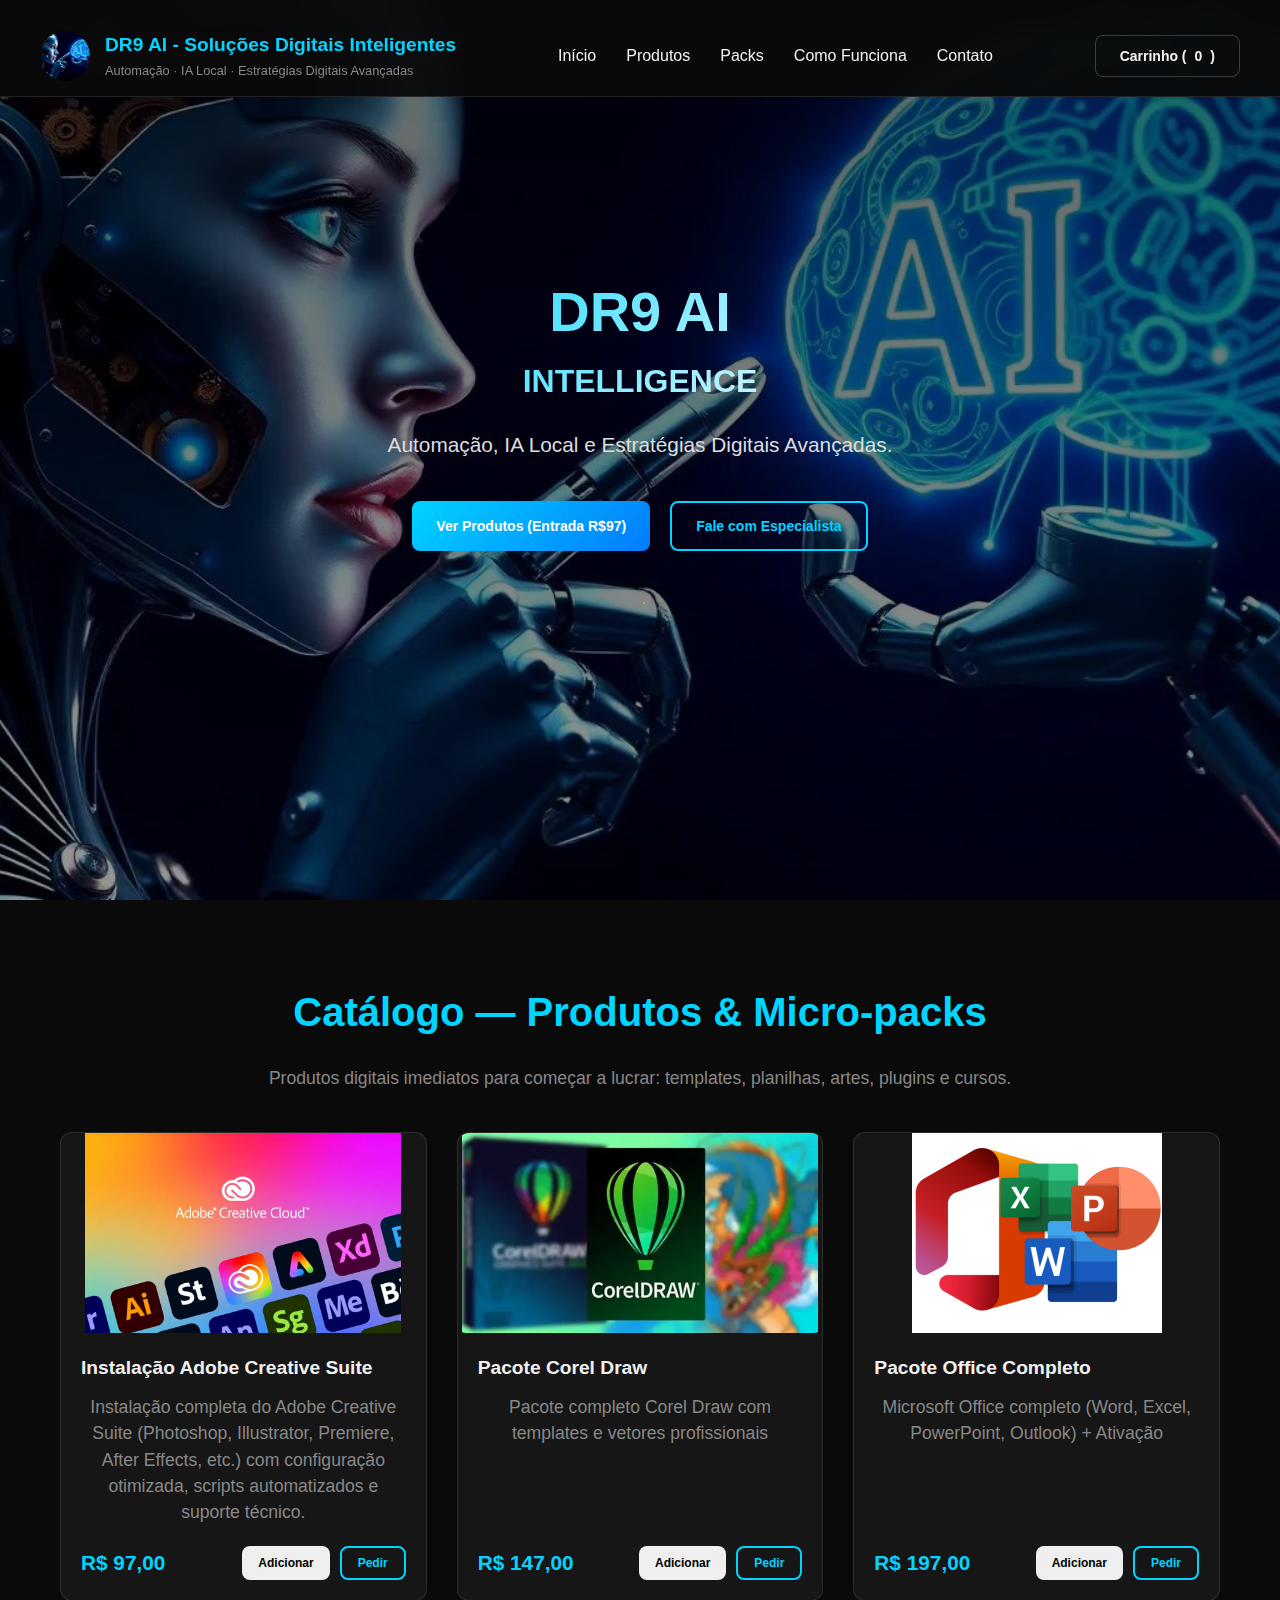
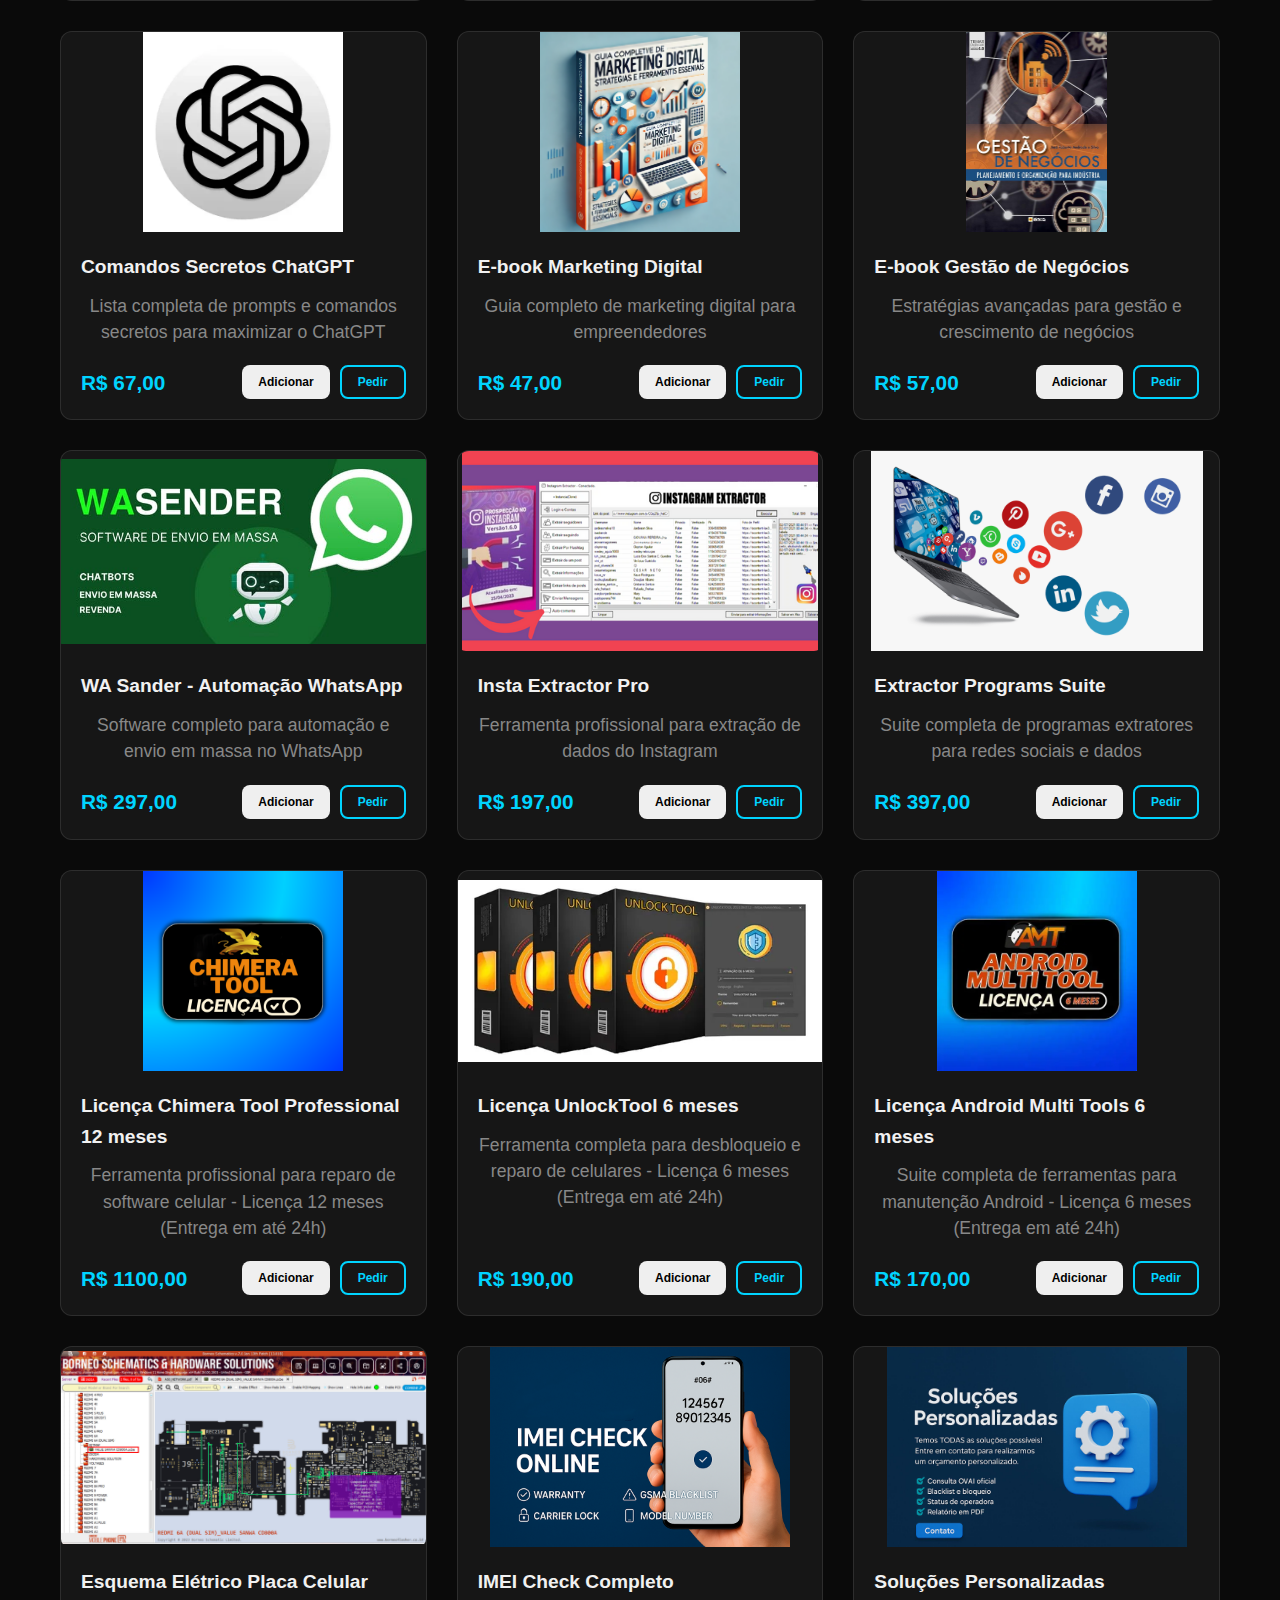
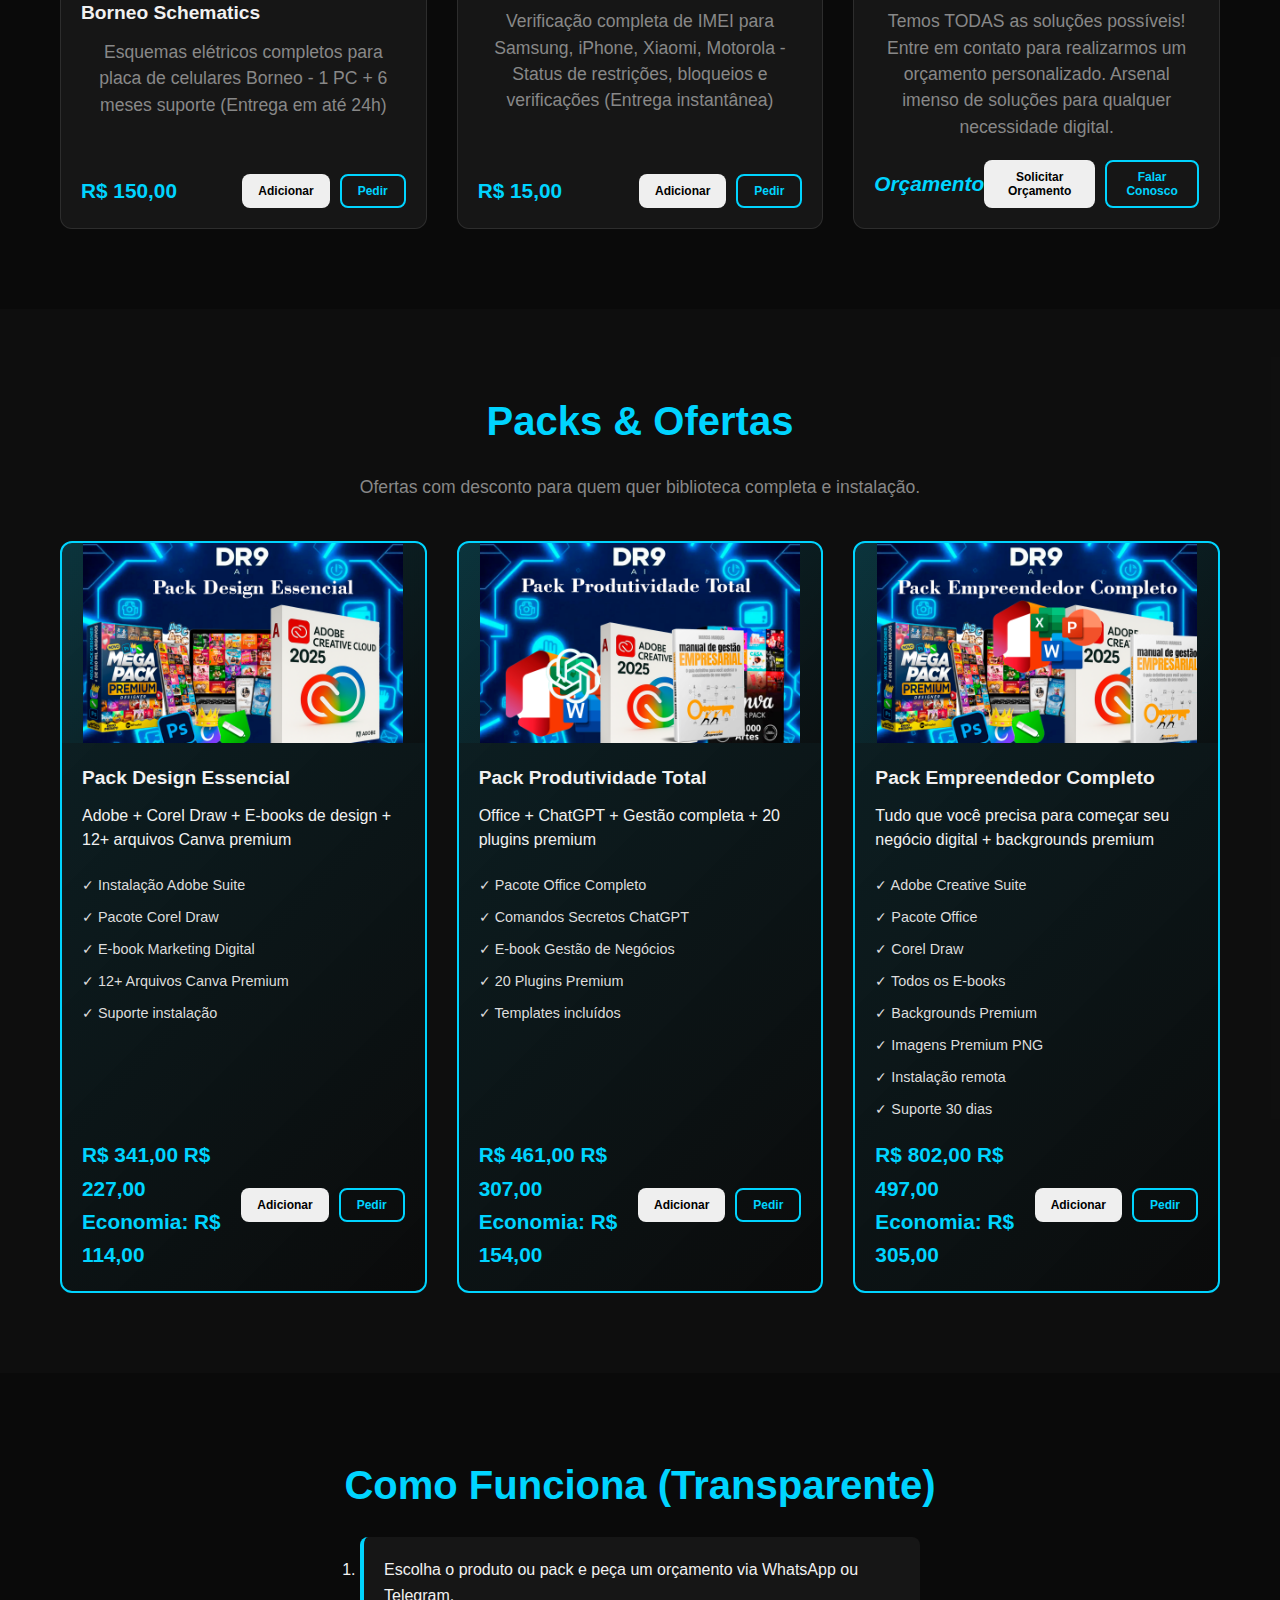
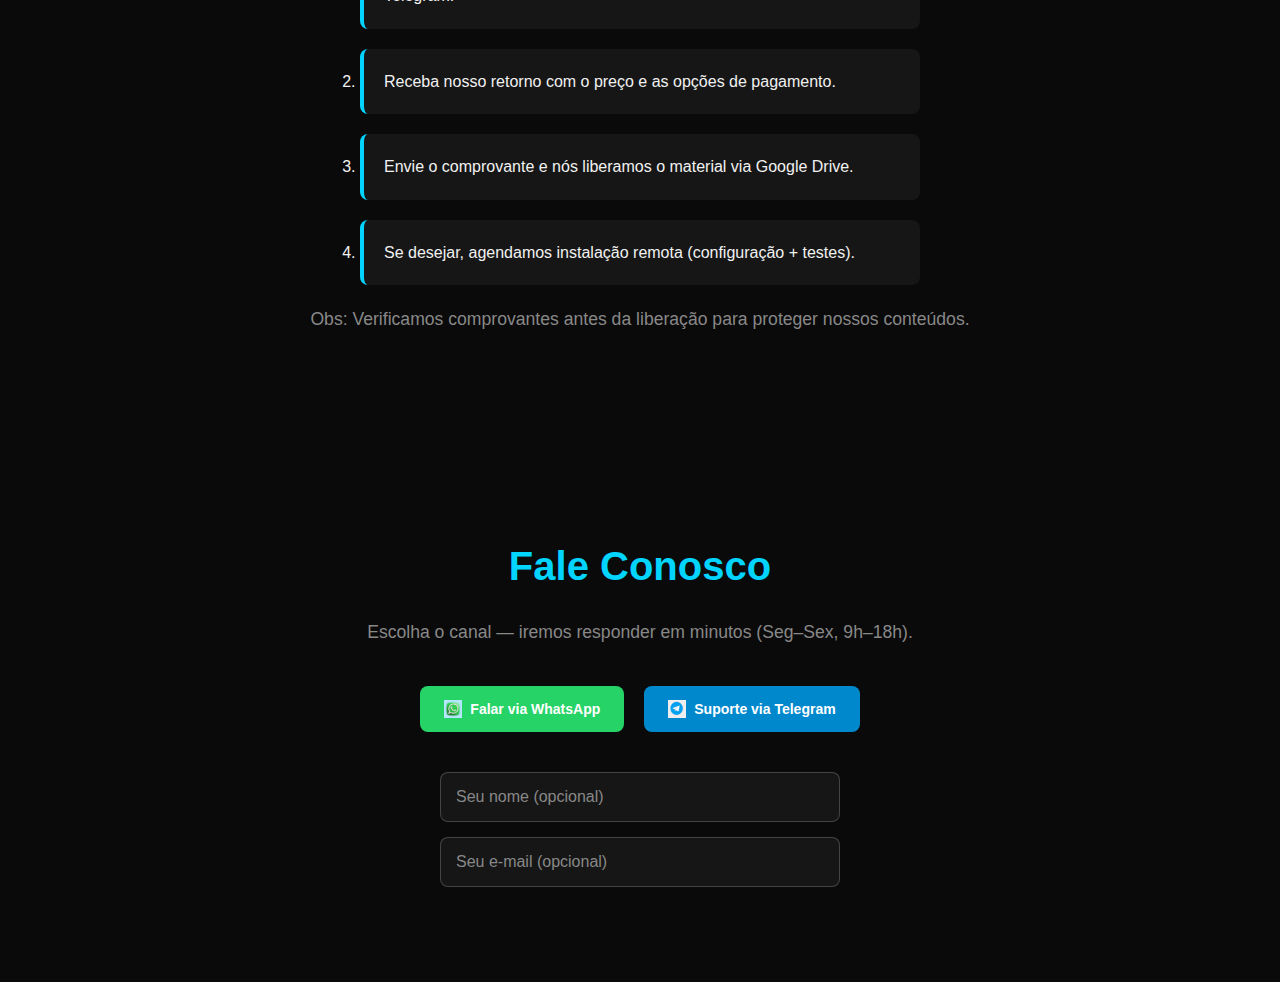
<file: index.html>
<!DOCTYPE html>
<html lang="pt-BR">
<head>
  <meta charset="utf-8" />
  <meta name="viewport" content="width=device-width,initial-scale=1" />
  <title>DR9 AI - Soluções Digitais Inteligentes</title>
  <meta name="description" content="DR9 AI — Automação, IA local, design e packs digitais. Fale conosco via WhatsApp ou Telegram e receba suporte, instalação remota e entrega via Google Drive." />
  <link rel="icon" href="assets/icons/favicon.svg" type="image/svg+xml" />
  <link rel="stylesheet" href="styles/main.css" />
</head>
<body>
  <header id="header" class="header" role="banner">
    <div class="container header-inner">
      <div class="brand">
        <img src="assets/images/WhatsApp Image 2025-10-27 at 18.16.53.jpeg" alt="DR9 AI logo" class="brand-logo" loading="lazy">
        <div class="brand-text">
          <strong>DR9 AI - Soluções Digitais Inteligentes</strong>
          <small>Automação · IA Local · Estratégias Digitais Avançadas</small>
        </div>
      </div>
      <nav class="nav" aria-label="Principal">
        <ul class="nav-list">
          <li><a href="#home">Início</a></li>
          <li><a href="#catalog">Produtos</a></li>
          <li><a href="#packs">Packs</a></li>
          <li><a href="#how">Como Funciona</a></li>
          <li><a href="#contact">Contato</a></li>
        </ul>
      </nav>
      <div class="header-actions">
        <button id="openCartBtn" class="btn ghost" aria-label="Abrir carrinho">Carrinho (<span id="cartCount">0</span>)</button>
      </div>
    </div>
  </header>

  <main>
    <section id="home" class="hero" style="background-image:url('assets/images/WhatsApp Image 2025-10-27 at 18.16.53.jpeg');background-size:cover;background-position:center;">
      <div class="overlay" style="position:absolute;inset:0;background:linear-gradient(180deg, rgba(0,0,0,0.6), rgba(0,0,0,0.4));"></div>
      <div class="hero-inner container" style="position:relative;z-index:2">
        <h1>DR9 AI <span>INTELLIGENCE</span></h1>
        <p class="lead">Automação, IA Local e Estratégias Digitais Avançadas.</p>
        <div class="hero-ctas">
          <a href="#catalog" class="btn primary">Ver Produtos (Entrada R$97)</a>
          <a href="#contact" class="btn outline">Fale com Especialista</a>
        </div>
        <div class="trust">
          <button onclick="openWhatsApp('Olá! Gostaria de suporte via WhatsApp.')" class="btn whatsapp trust-btn"><img src="assets/icons/8380012.jpg" alt="WhatsApp" style="width:20px;height:20px;border-radius:50%;object-fit:cover;margin-right:8px;"> Suporte via WhatsApp</button> · <button onclick="openTelegram('Olá! Gostaria de suporte via Telegram.')" class="btn telegram trust-btn"><img src="assets/icons/logo-telegram_1055548-1.jpg" alt="Telegram" style="width:20px;height:20px;border-radius:50%;object-fit:cover;margin-right:8px;"> Suporte via Telegram</button>
        </div>
      </div>
    </section>

    <section id="catalog" class="section">
      <div class="container">
        <h2>Catálogo — Produtos & Micro-packs</h2>
        <p class="muted">Produtos digitais imediatos para começar a lucrar: templates, planilhas, artes, plugins e cursos.</p>
        <div id="productsGrid" class="grid"></div>
      </div>
    </section>

    <section id="packs" class="section alt">
      <div class="container">
        <h2>Packs & Ofertas</h2>
        <p class="muted">Ofertas com desconto para quem quer biblioteca completa e instalação.</p>
        <div id="packsGrid" class="grid"></div>
      </div>
    </section>

    <section id="how" class="section">
      <div class="container">
        <h2>Como Funciona (Transparente)</h2>
        <ol class="steps">
          <li>Escolha o produto ou pack e peça um orçamento via WhatsApp ou Telegram.</li>
          <li>Receba nosso retorno com o preço e as opções de pagamento.</li>
          <li>Envie o comprovante e nós liberamos o material via Google Drive.</li>
          <li>Se desejar, agendamos instalação remota (configuração + testes).</li>
        </ol>
        <p class="muted">Obs: Verificamos comprovantes antes da liberação para proteger nossos conteúdos.</p>
      </div>
    </section>

    <section id="contact" class="section contact-section">
      <div class="container">
        <h2>Fale Conosco</h2>
        <p class="muted">Escolha o canal — iremos responder em minutos (Seg–Sex, 9h–18h).</p>
        <div class="contact-actions">
          <a id="waMain" class="btn whatsapp" target="_blank" rel="noopener"><img src="assets/icons/8380012.jpg" alt="WhatsApp"> Falar via WhatsApp</a>
          <a id="tgMain" class="btn telegram" target="_blank" rel="noopener"><img src="assets/icons/logo-telegram_1055548-1.jpg" alt="Telegram"> Suporte via Telegram</a>
        </div>
        <form id="quickInfoForm" class="quick-form" onsubmit="return false;" aria-label="Informações rápidas">
          <input id="inputName" name="name" type="text" placeholder="Seu nome (opcional)" />
          <input id="inputEmail" name="email" type="email" placeholder="Seu e-mail (opcional)" />
        </form>
      </div>
    </section>
  </main>

  <aside id="cartSidebar" class="cart-sidebar" aria-hidden="true">
    <div class="cart-header">
      <h3>Carrinho</h3>
      <button id="closeCartBtn" class="btn small ghost" aria-label="Fechar carrinho">Fechar</button>
    </div>
    <div id="cartItems" class="cart-items"></div>
    <div class="cart-footer">
      <div class="cart-totals">
        <div>Subtotal: <strong id="cartSubtotal">R$ 0,00</strong></div>
        <div>Desconto (Pack): <strong id="cartDiscount">R$ 0,00</strong></div>
        <div class="cart-total">Total: <strong id="cartTotal">R$ 0,00</strong></div>
      </div>
      <div class="cart-actions">
        <button id="clearCart" class="btn ghost">Limpar</button>
        <button id="checkoutWhatsapp" class="btn whatsapp">Pedir via WhatsApp</button>
        <button id="checkoutTelegram" class="btn telegram">Pedir via Telegram</button>
      </div>
      <div class="cart-note muted">
        <small>💰 <strong>Desconto PIX automático:</strong> 5% de desconto para compras com 2+ itens!</small><br>
        <small>Após o contato, confirmaremos o valor e liberaremos o material via Google Drive.</small>
      </div>
    </div>
  </aside>

  <template id="productCardTpl">
    <article class="card product-card" tabindex="0">
      <img class="prod-thumb" alt="" loading="lazy" />
      <div class="card-body">
        <h3 class="prod-title"></h3>
        <p class="prod-desc muted"></p>
        <div class="card-meta">
          <div class="price"><span class="price-value">R$ 0,00</span></div>
          <div class="card-actions">
            <button class="btn small add-to-cart">Adicionar</button>
            <button class="btn small outline buy-now">Pedir</button>
          </div>
        </div>
      </div>
    </article>
  </template>

  <script src="scripts/main.js" defer></script>
</body>
</html>
</file>
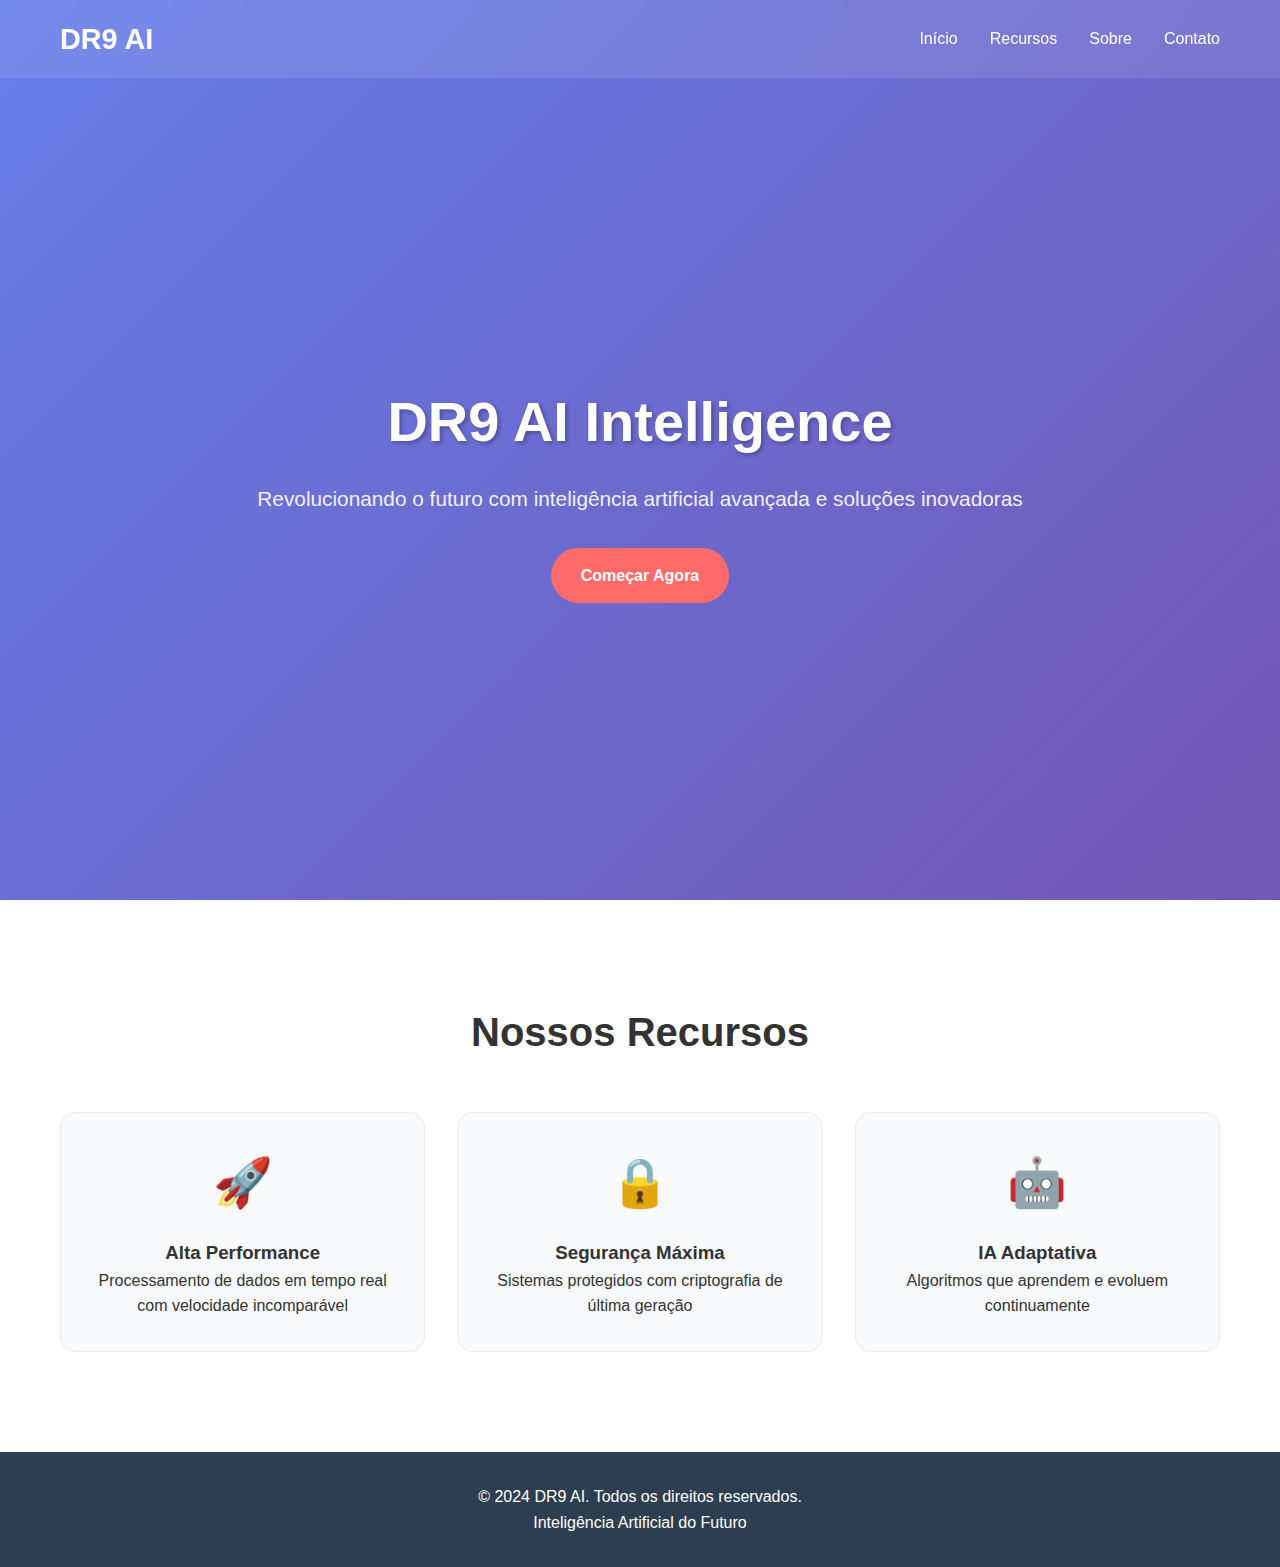
<file: DOCTYPE html html lang.html>
<!DOCTYPE html>
<html lang="pt-BR">
<head>
    <meta charset="UTF-8">
    <meta name="viewport" content="width=device-width, initial-scale=1.0">
    <title>DR9 AI - Inteligência Artificial Avançada</title>
    <style>
        * {
            margin: 0;
            padding: 0;
            box-sizing: border-box;
        }
        
        body {
            font-family: 'Segoe UI', Tahoma, Geneva, Verdana, sans-serif;
            background: linear-gradient(135deg, #667eea 0%, #764ba2 100%);
            color: #333;
            line-height: 1.6;
        }
        
        .container {
            max-width: 1200px;
            margin: 0 auto;
            padding: 0 20px;
        }
        
        /* Header */
        header {
            background: rgba(255, 255, 255, 0.1);
            backdrop-filter: blur(10px);
            position: fixed;
            width: 100%;
            top: 0;
            z-index: 1000;
        }
        
        nav {
            display: flex;
            justify-content: space-between;
            align-items: center;
            padding: 1rem 0;
        }
        
        .logo {
            font-size: 1.8rem;
            font-weight: bold;
            color: white;
        }
        
        .nav-links {
            display: flex;
            list-style: none;
            gap: 2rem;
        }
        
        .nav-links a {
            color: white;
            text-decoration: none;
            transition: color 0.3s;
        }
        
        .nav-links a:hover {
            color: #f0f0f0;
        }
        
        /* Hero Section */
        .hero {
            height: 100vh;
            display: flex;
            align-items: center;
            justify-content: center;
            text-align: center;
            color: white;
            padding-top: 80px;
        }
        
        .hero-content h1 {
            font-size: 3.5rem;
            margin-bottom: 1rem;
            text-shadow: 2px 2px 4px rgba(0,0,0,0.3);
        }
        
        .hero-content p {
            font-size: 1.3rem;
            margin-bottom: 2rem;
            opacity: 0.9;
        }
        
        .cta-button {
            display: inline-block;
            padding: 15px 30px;
            background: #ff6b6b;
            color: white;
            text-decoration: none;
            border-radius: 50px;
            font-weight: bold;
            transition: transform 0.3s, background 0.3s;
        }
        
        .cta-button:hover {
            transform: translateY(-3px);
            background: #ff5252;
        }
        
        /* Features Section */
        .features {
            padding: 100px 0;
            background: white;
        }
        
        .section-title {
            text-align: center;
            font-size: 2.5rem;
            margin-bottom: 3rem;
            color: #333;
        }
        
        .features-grid {
            display: grid;
            grid-template-columns: repeat(auto-fit, minmax(300px, 1fr));
            gap: 2rem;
        }
        
        .feature-card {
            background: #f8f9fa;
            padding: 2rem;
            border-radius: 15px;
            text-align: center;
            transition: transform 0.3s, box-shadow 0.3s;
            border: 1px solid #e9ecef;
        }
        
        .feature-card:hover {
            transform: translateY(-5px);
            box-shadow: 0 10px 30px rgba(0,0,0,0.1);
        }
        
        .feature-icon {
            font-size: 3rem;
            margin-bottom: 1rem;
            color: #667eea;
        }
        
        /* Footer */
        footer {
            background: #2c3e50;
            color: white;
            text-align: center;
            padding: 2rem 0;
        }
        
        /* Responsive */
        @media (max-width: 768px) {
            .hero-content h1 {
                font-size: 2.5rem;
            }
            
            .nav-links {
                display: none;
            }
        }
    </style>
</head>
<body>
    <!-- Header -->
    <header>
        <div class="container">
            <nav>
                <div class="logo">DR9 AI</div>
                <ul class="nav-links">
                    <li><a href="#home">Início</a></li>
                    <li><a href="#features">Recursos</a></li>
                    <li><a href="#about">Sobre</a></li>
                    <li><a href="#contact">Contato</a></li>
                </ul>
            </nav>
        </div>
    </header>

    <!-- Hero Section -->
    <section class="hero" id="home">
        <div class="hero-content">
            <h1>DR9 AI Intelligence</h1>
            <p>Revolucionando o futuro com inteligência artificial avançada e soluções inovadoras</p>
            <a href="#contact" class="cta-button">Começar Agora</a>
        </div>
    </section>

    <!-- Features Section -->
    <section class="features" id="features">
        <div class="container">
            <h2 class="section-title">Nossos Recursos</h2>
            <div class="features-grid">
                <div class="feature-card">
                    <div class="feature-icon">🚀</div>
                    <h3>Alta Performance</h3>
                    <p>Processamento de dados em tempo real com velocidade incomparável</p>
                </div>
                <div class="feature-card">
                    <div class="feature-icon">🔒</div>
                    <h3>Segurança Máxima</h3>
                    <p>Sistemas protegidos com criptografia de última geração</p>
                </div>
                <div class="feature-card">
                    <div class="feature-icon">🤖</div>
                    <h3>IA Adaptativa</h3>
                    <p>Algoritmos que aprendem e evoluem continuamente</p>
                </div>
            </div>
        </div>
    </section>

    <!-- Footer -->
    <footer>
        <div class="container">
            <p>&copy; 2024 DR9 AI. Todos os direitos reservados.</p>
            <p>Inteligência Artificial do Futuro</p>
        </div>
    </footer>

    <script>
        // Smooth scroll para links internos
        document.querySelectorAll('a[href^="#"]').forEach(anchor => {
            anchor.addEventListener('click', function (e) {
                e.preventDefault();
                document.querySelector(this.getAttribute('href')).scrollIntoView({
                    behavior: 'smooth'
                });
            });
        });

        // Header fixo com efeito de blur
        window.addEventListener('scroll', function() {
            const header = document.querySelector('header');
            if (window.scrollY > 100) {
                header.style.background = 'rgba(255, 255, 255, 0.95)';
                header.style.boxShadow = '0 2px 20px rgba(0,0,0,0.1)';
            } else {
                header.style.background = 'rgba(255, 255, 255, 0.1)';
                header.style.boxShadow = 'none';
            }
        });
    </script>
</body>
</html>
</file>
<file: styles/main.css>
/* Reset and Base Styles */
* {
  margin: 0;
  padding: 0;
  box-sizing: border-box;
}

body {
  font-family: Arial, sans-serif;
  background: #0a0a0a;
  color: #f1f1f1;
  line-height: 1.6;
}

.container {
  max-width: 1200px;
  margin: 0 auto;
  padding: 0 20px;
}

/* Header */
.header {
  background: rgba(10, 10, 10, 0.95);
  backdrop-filter: blur(10px);
  position: fixed;
  top: 0;
  width: 100%;
  z-index: 1000;
  border-bottom: 1px solid rgba(255, 255, 255, 0.1);
}

.header-inner {
  display: flex;
  justify-content: space-between;
  align-items: center;
  padding: 15px 0;
}

.brand {
  display: flex;
  align-items: center;
  gap: 15px;
}

.brand-logo {
  width: 50px;
  height: 50px;
  border-radius: 50%;
  object-fit: cover;
}

.brand-text strong {
  font-size: 1.2rem;
  color: #00d4ff;
}

.brand-text small {
  display: block;
  color: #888;
  font-size: 0.8rem;
}

.nav-list {
  display: flex;
  list-style: none;
  gap: 30px;
}

.nav-list a {
  color: #f1f1f1;
  text-decoration: none;
  transition: color 0.3s;
}

.nav-list a:hover {
  color: #00d4ff;
}

.header-actions {
  display: flex;
  align-items: center;
}

/* Buttons */
.btn {
  display: inline-flex;
  align-items: center;
  gap: 8px;
  padding: 12px 24px;
  border: none;
  border-radius: 8px;
  font-weight: 600;
  text-decoration: none;
  cursor: pointer;
  transition: all 0.3s;
  font-size: 14px;
}

.btn.primary {
  background: linear-gradient(135deg, #00d4ff, #007bff);
  color: white;
}

.btn.primary:hover {
  transform: translateY(-2px);
  box-shadow: 0 5px 15px rgba(0, 212, 255, 0.3);
}

.btn.outline {
  border: 2px solid #00d4ff;
  color: #00d4ff;
  background: transparent;
}

.btn.outline:hover {
  background: #00d4ff;
  color: white;
}

.btn.ghost {
  background: transparent;
  color: #f1f1f1;
  border: 1px solid rgba(255, 255, 255, 0.2);
}

.btn.ghost:hover {
  background: rgba(255, 255, 255, 0.1);
}

.btn.small {
  padding: 8px 16px;
  font-size: 12px;
}

.btn.whatsapp {
  background: #25d366;
  color: white;
}

.btn.whatsapp img {
  width: 18px !important;
  height: 18px !important;
}

.btn.telegram {
  background: #0088cc;
  color: white;
}

.btn.telegram img {
  width: 18px !important;
  height: 18px !important;
}

/* Hero Section */
.hero {
  min-height: 100vh;
  display: flex;
  align-items: center;
  position: relative;
  background-size: cover;
  background-position: center;
  background-attachment: scroll;
}

.overlay {
  position: absolute;
  inset: 0;
  background: linear-gradient(180deg, rgba(0,0,0,0.6), rgba(0,0,0,0.4));
}

.hero-inner {
  position: relative;
  z-index: 2;
  text-align: center;
  max-width: 800px;
  margin: 0 auto;
}

.hero h1 {
  font-size: 3.5rem;
  font-weight: 700;
  margin-bottom: 20px;
  background: linear-gradient(135deg, #00d4ff, #ffffff);
  -webkit-background-clip: text;
  -webkit-text-fill-color: transparent;
  background-clip: text;
}

.hero h1 span {
  display: block;
  font-size: 2rem;
  color: #00d4ff;
}

.lead {
  font-size: 1.3rem;
  margin-bottom: 40px;
  color: #ddd;
}

.hero-ctas {
  display: flex;
  gap: 20px;
  justify-content: center;
  margin-bottom: 40px;
  flex-wrap: wrap;
}

.trust {
  display: flex;
  gap: 20px;
  justify-content: center;
  flex-wrap: wrap;
  font-size: 0.9rem;
  color: #bbb;
}

.trust span {
  display: flex;
  align-items: center;
  gap: 8px;
  padding: 12px 20px;
  background: rgba(255, 255, 255, 0.05);
  border-radius: 8px;
  border: 1px solid rgba(255, 255, 255, 0.1);
  transition: all 0.3s ease;
}

.trust span:hover {
  transform: translateY(-2px);
  background: rgba(0, 212, 255, 0.1);
  border-color: #00d4ff;
}

/* Sections */
.section {
  padding: 80px 0;
}

.section.alt {
  background: rgba(255, 255, 255, 0.02);
}

.section h2 {
  font-size: 2.5rem;
  text-align: center;
  margin-bottom: 20px;
  color: #00d4ff;
}

.muted {
  color: #888;
  text-align: center;
  margin-bottom: 40px;
  font-size: 1.1rem;
}

/* Grid */
.grid {
  display: grid;
  gap: 30px;
}

/* Product Card Image Enhancement */
.prod-thumb {
  width: 100%;
  height: 200px;
  object-fit: contain;
  border-radius: 8px;
  transition: transform 0.3s ease;
}

.prod-thumb:hover {
  transform: scale(1.02);
}

/* Cards */
.card {
  background: rgba(255, 255, 255, 0.05);
  border-radius: 12px;
  overflow: hidden;
  transition: transform 0.3s, box-shadow 0.3s;
  border: 1px solid rgba(255, 255, 255, 0.1);
  display: flex;
  flex-direction: column;
  height: 100%;
}

.card:hover {
  transform: translateY(-5px);
  box-shadow: 0 10px 30px rgba(0, 212, 255, 0.2);
}

.card-body {
  flex: 1;
  display: flex;
  flex-direction: column;
  padding: 20px;
}

.card-body {
  padding: 20px;
}

.prod-title {
  font-size: 1.2rem;
  margin-bottom: 10px;
  color: #f1f1f1;
}

.prod-desc {
  margin-bottom: 20px;
  line-height: 1.5;
}

.card-meta {
  display: flex;
  justify-content: space-between;
  align-items: center;
  margin-top: auto;
}

.price {
  font-size: 1.3rem;
  font-weight: 700;
  color: #00d4ff;
}

.card-actions {
  display: flex;
  gap: 10px;
}

/* Pack Cards */
.pack-card {
  position: relative;
  border: 2px solid #00d4ff;
  background: linear-gradient(135deg, rgba(0, 212, 255, 0.1), rgba(10, 10, 10, 0.8));
}

.pack-image-container {
  position: relative;
  height: 200px;
  overflow: hidden;
  background: linear-gradient(135deg, rgba(0, 212, 255, 0.1), rgba(10, 10, 10, 0.5));
  display: flex;
  align-items: center;
  justify-content: center;
}

.pack-main-image {
  max-width: 100%;
  max-height: 100%;
  object-fit: contain;
  transition: transform 0.3s ease;
}

.pack-main-image:hover {
  transform: scale(1.05);
}

.pack-items {
  display: flex;
  flex-direction: column;
  gap: 5px;
  margin-bottom: 15px;
  flex: 1;
}

.pack-item {
  font-size: 0.9rem;
  color: #ddd;
  padding: 2px 0;
}

/* Steps */
.steps {
  max-width: 600px;
  margin: 0 auto;
  padding: 0 20px;
}

.steps li {
  margin-bottom: 20px;
  padding: 20px;
  background: rgba(255, 255, 255, 0.05);
  border-radius: 8px;
  border-left: 4px solid #00d4ff;
}

/* Contact Section */
.contact-actions {
  display: flex;
  gap: 20px;
  justify-content: center;
  margin-bottom: 40px;
  flex-wrap: wrap;
}

.quick-form {
  max-width: 400px;
  margin: 0 auto;
}

.quick-form input {
  width: 100%;
  padding: 15px;
  margin-bottom: 15px;
  border: 1px solid rgba(255, 255, 255, 0.2);
  border-radius: 8px;
  background: rgba(255, 255, 255, 0.05);
  color: #f1f1f1;
  font-size: 16px;
}

.quick-form input::placeholder {
  color: #888;
}

/* Cart Sidebar */
.cart-sidebar {
  position: fixed;
  top: 0;
  right: 0;
  width: 400px;
  height: 100vh;
  background: rgba(10, 10, 10, 0.95);
  backdrop-filter: blur(20px);
  transform: translateX(100%);
  transition: transform 0.3s;
  z-index: 1001;
  border-left: 1px solid rgba(255, 255, 255, 0.1);
  overflow-y: auto;
}

.cart-sidebar[aria-hidden="false"] {
  transform: translateX(0);
}

.cart-header {
  display: flex;
  justify-content: space-between;
  align-items: center;
  padding: 20px;
  border-bottom: 1px solid rgba(255, 255, 255, 0.1);
}

.cart-items {
  padding: 20px;
  min-height: 300px;
}

.cart-footer {
  border-top: 1px solid rgba(255, 255, 255, 0.1);
  padding: 20px;
}

.cart-totals {
  margin-bottom: 20px;
}

.cart-totals div {
  display: flex;
  justify-content: space-between;
  margin-bottom: 10px;
}

.cart-total {
  font-size: 1.2rem;
  font-weight: 700;
  color: #00d4ff;
}

.cart-actions {
  display: flex;
  gap: 10px;
  margin-bottom: 20px;
  flex-wrap: wrap;
}

.cart-note {
  text-align: center;
}

/* iOS Safe Areas */
@supports (padding: max(0px)) {
  .header {
    padding-top: max(15px, env(safe-area-inset-top));
  }

  .cart-sidebar {
    padding-top: max(20px, env(safe-area-inset-top));
  }
}

/* Touch-friendly interactions */
@media (hover: none) and (pointer: coarse) {
  .btn {
    min-height: 44px;
    min-width: 44px;
  }

  .nav-list a {
    padding: 12px;
    margin: -12px;
  }
}

/* Cross-platform compatibility */
* {
  -webkit-tap-highlight-color: transparent;
  -webkit-touch-callout: none;
  -webkit-user-select: none;
  -khtml-user-select: none;
  -moz-user-select: none;
  -ms-user-select: none;
  user-select: none;
}

body {
  -webkit-font-smoothing: antialiased;
  -moz-osx-font-smoothing: grayscale;
  text-rendering: optimizeLegibility;
}

/* Prevent zoom on inputs */
input, textarea, select {
  font-size: 16px;
}

/* iOS specific */
@supports (-webkit-touch-callout: none) {
  .btn {
    -webkit-appearance: none;
    border-radius: 8px;
  }
}

/* Android specific */
@supports (-webkit-appearance: none) {
  .btn {
    -webkit-appearance: none;
    border-radius: 8px;
  }
}

/* Responsive Design */
@media (max-width: 768px) {
  .container {
    padding: 0 15px;
  }

  .header-inner {
    flex-direction: column;
    gap: 15px;
  }

  .nav-list {
    gap: 20px;
  }

  .hero {
    background-attachment: scroll;
    min-height: 90vh;
  }

  .hero h1 {
    font-size: 2.5rem;
  }

  .hero h1 span {
    font-size: 1.5rem;
  }

  .lead {
    font-size: 1.1rem;
  }

  .hero-ctas {
    flex-direction: column;
    align-items: center;
  }

  .trust {
    flex-direction: column;
    align-items: center;
    gap: 10px;
  }

  .section {
    padding: 60px 0;
  }

  .section h2 {
    font-size: 2rem;
  }

  .grid {
    grid-template-columns: 1fr;
  }

  .card-meta {
    flex-direction: column;
    gap: 15px;
    align-items: flex-start;
  }

  .contact-actions {
    flex-direction: column;
    align-items: center;
  }

  .cart-sidebar {
    width: 100%;
  }

  .steps li {
    padding: 15px;
  }
}

@media (min-width: 769px) and (max-width: 1024px) {
  .grid {
    grid-template-columns: repeat(2, 1fr);
  }
}

@media (min-width: 1025px) {
  .grid {
    grid-template-columns: repeat(3, 1fr);
  }
}

/* Accessibility */
@media (prefers-reduced-motion: reduce) {
  * {
    animation-duration: 0.01ms !important;
    animation-iteration-count: 1 !important;
    transition-duration: 0.01ms !important;
  }
}

/* Loading Spinner */
.loading-spinner {
  display: flex;
  flex-direction: column;
  align-items: center;
  justify-content: center;
  padding: 40px;
  gap: 15px;
}

.spinner {
  width: 40px;
  height: 40px;
  border: 4px solid rgba(255, 255, 255, 0.1);
  border-left: 4px solid #00d4ff;
  border-radius: 50%;
  animation: spin 1s linear infinite;
}

@keyframes spin {
  0% { transform: rotate(0deg); }
  100% { transform: rotate(360deg); }
}

/* Error States */
.error-message {
  color: #ff4444;
  font-size: 0.8rem;
  margin-top: 5px;
  display: block;
}

/* Notification Styles */
.notification {
  position: fixed;
  top: 20px;
  right: 20px;
  z-index: 10000;
  max-width: 300px;
  font-weight: 500;
}

.notification-content {
  display: flex;
  align-items: center;
  gap: 10px;
}

.notification-icon {
  font-size: 1.2rem;
  font-weight: bold;
}

.notification-close {
  background: none;
  border: none;
  color: white;
  font-size: 1.5rem;
  cursor: pointer;
  padding: 0;
  margin-left: auto;
  opacity: 0.8;
}

.notification-close:hover {
  opacity: 1;
}

/* Performance optimizations */
img[loading="lazy"] {
  transition: opacity 0.3s ease;
}

img[loading="lazy"].loaded {
  opacity: 1;
}

/* Reduce motion for accessibility */
@media (prefers-reduced-motion: reduce) {
  .spinner {
    animation: none;
  }

  .trust button {
    animation: none !important;
  }

  .btn:hover {
    transform: none;
  }
}

/* Device-specific optimizations */
.ios-device {
  -webkit-text-size-adjust: 100%;
  -webkit-tap-highlight-color: transparent;
}

.ios-device input,
.ios-device textarea,
.ios-device select {
  font-size: 16px; /* Prevent zoom on iOS */
}

.android-device {
  -webkit-user-select: none;
  -webkit-touch-callout: none;
  -webkit-tap-highlight-color: rgba(0,0,0,0);
}

.mobile-device .btn {
  min-height: 44px; /* iOS touch target size */
  min-width: 44px;
}

.mobile-device .nav-list a {
  padding: 12px;
  margin: -12px;
}

.desktop-device {
  cursor: default;
}

.desktop-device .btn:hover {
  cursor: pointer;
}

/* Low-end device optimizations */
.low-end-device * {
  animation-duration: 0.2s !important;
  transition-duration: 0.2s !important;
}

.low-end-device .notification {
  animation: none;
}

.low-end-device .trust button {
  animation: none;
}

.trust button {
  animation: slideInUp 0.8s ease-out forwards, bounce 2s ease-in-out infinite 1s;
}

.trust button:nth-child(1) { animation-delay: 0.1s; }
.trust button:nth-child(2) { animation-delay: 0.3s; }

@keyframes slideInUp {
  to {
    opacity: 1;
    transform: translateY(0);
  }
}

.trust button {
  opacity: 0;
  transform: translateY(20px);
}

@keyframes bounce {
  0%, 20%, 50%, 80%, 100% {
    transform: translateY(0);
  }
  40% {
    transform: translateY(-8px);
  }
  60% {
    transform: translateY(-4px);
  }
}

.trust-btn {
  padding: 12px 20px !important;
  font-size: 14px !important;
  border-radius: 8px !important;
  margin: 0 5px !important;
}

.trust-btn:hover {
  transform: translateY(-2px) !important;
  box-shadow: 0 5px 15px rgba(0, 0, 0, 0.2) !important;
}
</file>
